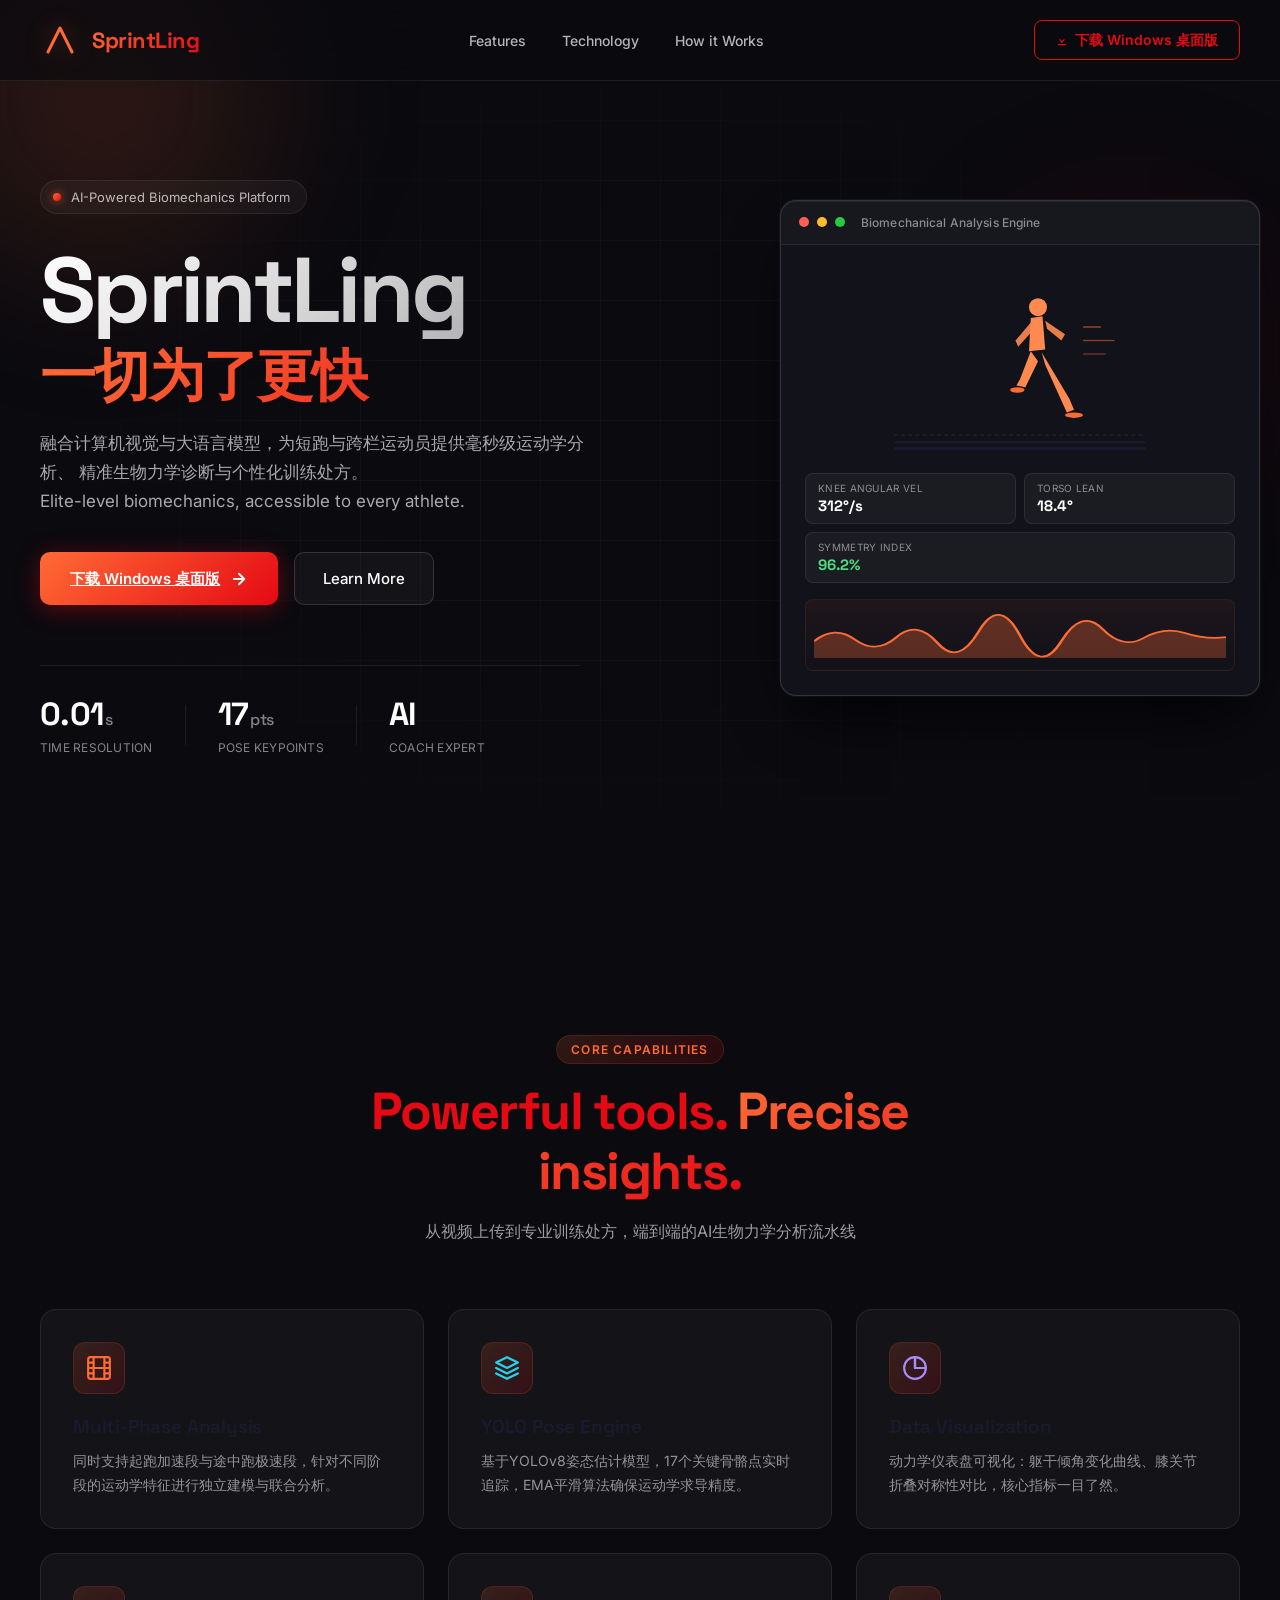
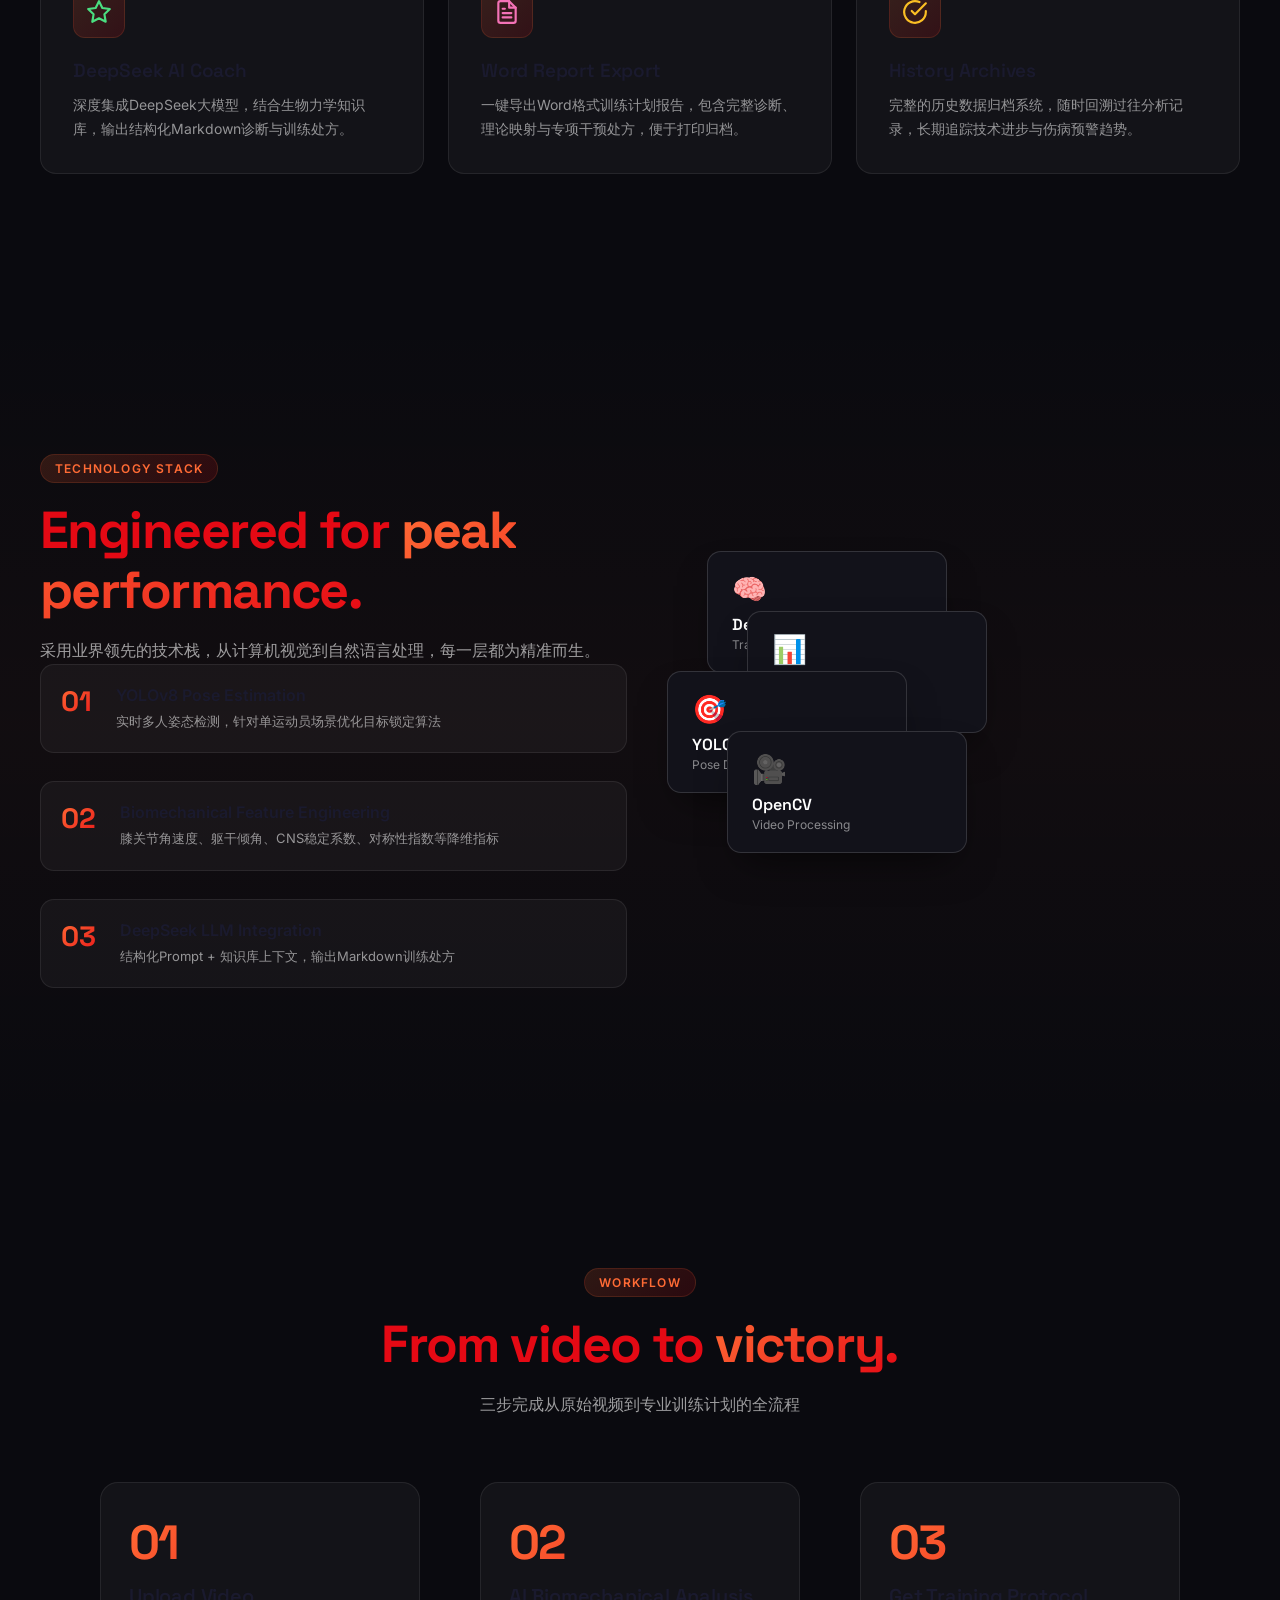
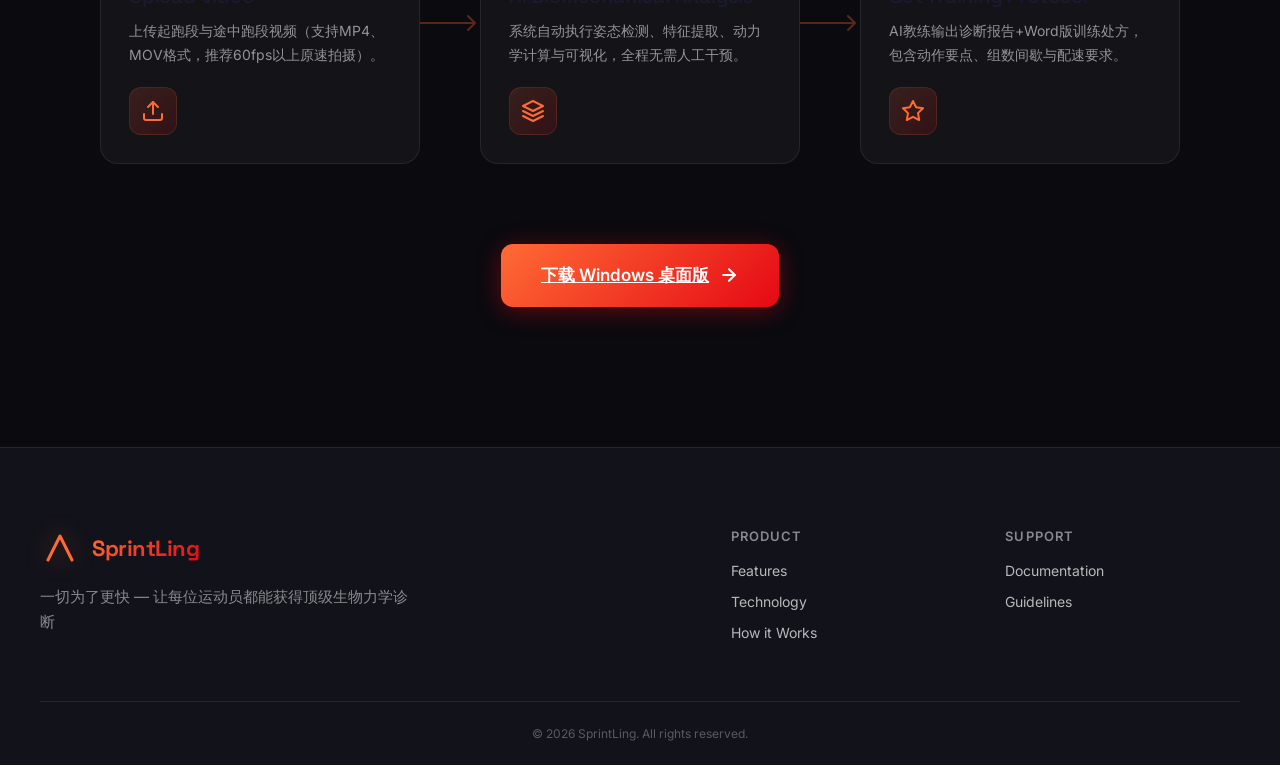
<file: index.html>
<!DOCTYPE html>
<html lang="zh-CN">
<head>
    <meta charset="UTF-8">
    <meta name="viewport" content="width=device-width, initial-scale=1.0">
    <title>SprintLing — 一切为了更快 | 官网</title>
    <link rel="stylesheet" href="styles.css">
    <link rel="preconnect" href="https://fonts.googleapis.com">
    <link rel="preconnect" href="https://fonts.gstatic.com" crossorigin>
    <link href="https://fonts.googleapis.com/css2?family=Inter:wght@300;400;500;600;700;800;900&family=Space+Grotesk:wght@400;500;600;700&display=swap" rel="stylesheet">
</head>
<body>
    <!-- ====== LANDING PAGE ====== -->
    <div id="landing-page" class="landing-page active">
        <!-- Navigation -->
        <nav class="landing-nav">
            <div class="nav-container">
                <div class="nav-logo" onclick="scrollToTop()">
                    <div class="logo-mark">
                        <svg viewBox="0 0 40 40" fill="none" xmlns="http://www.w3.org/2000/svg">
                            <path d="M8 32 L20 8 L32 32" stroke="url(#logoGrad)" stroke-width="3" stroke-linecap="round" stroke-linejoin="round"/>
                            <defs>
                                <linearGradient id="logoGrad" x1="8" y1="8" x2="32" y2="32">
                                    <stop offset="0%" stop-color="#FF6B35"/>
                                    <stop offset="100%" stop-color="#E50914"/>
                                </linearGradient>
                            </defs>
                        </svg>
                    </div>
                    <span class="logo-text">SprintLing</span>
                </div>
                <div class="nav-links">
                    <a href="#features" class="nav-link">Features</a>
                    <a href="#technology" class="nav-link">Technology</a>
                    <a href="#process" class="nav-link">How it Works</a>
                </div>
                <a class="nav-cta-secondary" href="download.html" download title="下载 Windows 桌面版（312MB）">
                    <svg width="14" height="14" viewBox="0 0 24 24" fill="currentColor" aria-hidden="true"><path d="M12 3v10.59l3.3-3.29 1.4 1.41L12 17.41 7.3 11.71l1.4-1.41L12 13.59V3h0zM5 19h14v2H5v-2z"/></svg>
                    下载 Windows 桌面版
                </a>
            </div>
        </nav>

        <!-- Hero Section -->
        <section class="hero">
            <div class="hero-bg-elements">
                <div class="hero-gradient-1"></div>
                <div class="hero-gradient-2"></div>
                <div class="hero-grid"></div>
            </div>
            <div class="hero-content">
                <div class="hero-badge">
                    <span class="badge-dot"></span>
                    AI-Powered Biomechanics Platform
                </div>
                <h1 class="hero-title">
                    <span class="hero-line">SprintLing</span>
                    <span class="hero-tagline">一切为了更快</span>
                </h1>
                <p class="hero-desc">
                    融合计算机视觉与大语言模型，为短跑与跨栏运动员提供毫秒级运动学分析、
                    精准生物力学诊断与个性化训练处方。
                    <br/>
                    Elite-level biomechanics, accessible to every athlete.
                </p>
                <div class="hero-actions">
                    <a class="btn-hero-primary" href="download.html">
                        下载 Windows 桌面版
                        <svg width="18" height="18" viewBox="0 0 24 24" fill="none" stroke="currentColor" stroke-width="2.5" stroke-linecap="round" stroke-linejoin="round">
                            <line x1="5" y1="12" x2="19" y2="12"></line>
                            <polyline points="12 5 19 12 12 19"></polyline>
                        </svg>
                    </a>
                    <button class="btn-hero-secondary" onclick="document.getElementById('features').scrollIntoView({behavior:'smooth'})">
                        Learn More
                    </button>
                </div>
                <div class="hero-metrics">
                    <div class="metric">
                        <div class="metric-value">0.01<span>s</span></div>
                        <div class="metric-label">Time Resolution</div>
                    </div>
                    <div class="metric-divider"></div>
                    <div class="metric">
                        <div class="metric-value">17<span>pts</span></div>
                        <div class="metric-label">Pose Keypoints</div>
                    </div>
                    <div class="metric-divider"></div>
                    <div class="metric">
                        <div class="metric-value">AI</div>
                        <div class="metric-label">Coach Expert</div>
                    </div>
                </div>
            </div>

            <!-- Hero Visual -->
            <div class="hero-visual">
                <div class="visual-card">
                    <div class="visual-header">
                        <span class="visual-dot red"></span>
                        <span class="visual-dot yellow"></span>
                        <span class="visual-dot green"></span>
                        <span class="visual-title">Biomechanical Analysis Engine</span>
                    </div>
                    <div class="visual-body">
                        <svg class="sprint-figure" viewBox="0 0 280 200" xmlns="http://www.w3.org/2000/svg">
                            <!-- Track lines -->
                            <line x1="0" y1="180" x2="280" y2="180" stroke="#2a2a3e" stroke-width="1" stroke-dasharray="4 4"/>
                            <line x1="0" y1="188" x2="280" y2="188" stroke="#1a1a2e" stroke-width="2"/>
                            <line x1="0" y1="195" x2="280" y2="195" stroke="#1a1a2e" stroke-width="3"/>

                            <!-- Sprinting figure silhouette -->
                            <g class="sprinter" fill="url(#sprintGrad)" transform="translate(80, 20)">
                                <!-- Head -->
                                <circle cx="80" cy="18" r="10"/>
                                <!-- Torso -->
                                <path d="M72 30 L85 28 L88 65 L70 67 Z"/>
                                <!-- Arms - swinging -->
                                <path d="M72 35 L55 55 L58 62 L75 43 Z" opacity="0.9"/>
                                <path d="M88 33 L110 48 L106 55 L90 42 Z" opacity="0.9"/>
                                <!-- Front leg - driving forward -->
                                <path d="M72 67 L60 98 L56 105 L66 107 L80 78 Z"/>
                                <!-- Back leg - pushing off -->
                                <path d="M84 68 L115 120 L120 132 L112 135 L88 82 Z"/>
                                <!-- Feet -->
                                <ellipse cx="57" cy="110" rx="8" ry="3" fill="#FF6B35"/>
                                <ellipse cx="120" cy="138" rx="10" ry="3" fill="#FF6B35"/>
                                <!-- Motion lines -->
                                <line x1="130" y1="40" x2="150" y2="40" stroke="#FF6B35" stroke-width="1.5" opacity="0.6"/>
                                <line x1="130" y1="55" x2="165" y2="55" stroke="#FF6B35" stroke-width="1.5" opacity="0.5"/>
                                <line x1="130" y1="70" x2="155" y2="70" stroke="#FF6B35" stroke-width="1.5" opacity="0.4"/>
                            </g>
                            <defs>
                                <linearGradient id="sprintGrad" x1="55" y1="10" x2="125" y2="140">
                                    <stop offset="0%" stop-color="#FF8A50"/>
                                    <stop offset="100%" stop-color="#E50914"/>
                                </linearGradient>
                            </defs>
                        </svg>

                        <!-- Analysis overlay -->
                        <div class="analysis-overlay">
                            <div class="analysis-tag tag-1">
                                <span class="tag-label">Knee Angular Vel</span>
                                <span class="tag-value">312°/s</span>
                            </div>
                            <div class="analysis-tag tag-2">
                                <span class="tag-label">Torso Lean</span>
                                <span class="tag-value">18.4°</span>
                            </div>
                            <div class="analysis-tag tag-3">
                                <span class="tag-label">Symmetry Index</span>
                                <span class="tag-value tag-good">96.2%</span>
                            </div>
                        </div>

                        <!-- Waveform -->
                        <div class="waveform-container">
                            <svg viewBox="0 0 300 60" class="waveform" preserveAspectRatio="none">
                                <path d="M0,40 Q15,20 30,38 T60,35 T90,42 T120,28 T150,33 T180,40 T210,25 T240,36 T270,30 T300,35 L300,60 L0,60 Z" 
                                      fill="url(#waveGrad)" opacity="0.3"/>
                                <path d="M0,40 Q15,20 30,38 T60,35 T90,42 T120,28 T150,33 T180,40 T210,25 T240,36 T270,30 T300,35" 
                                      stroke="url(#waveGrad)" stroke-width="2" fill="none"/>
                                <defs>
                                    <linearGradient id="waveGrad" x1="0" x2="300">
                                        <stop offset="0%" stop-color="#FF6B35"/>
                                        <stop offset="100%" stop-color="#E50914"/>
                                    </linearGradient>
                                </defs>
                            </svg>
                        </div>
                    </div>
                </div>
            </div>
        </section>

        <!-- Features Section -->
        <section id="features" class="features-section">
            <div class="section-header">
                <div class="section-eyebrow">Core Capabilities</div>
                <h2 class="section-title">Powerful tools. <span>Precise insights.</span></h2>
                <p class="section-subtitle">
                    从视频上传到专业训练处方，端到端的AI生物力学分析流水线
                </p>
            </div>

            <div class="features-grid">
                <div class="feature-card">
                    <div class="feature-icon">
                        <svg viewBox="0 0 24 24" fill="none" stroke="currentColor" stroke-width="2" stroke-linecap="round" stroke-linejoin="round">
                            <rect x="2" y="2" width="20" height="20" rx="2.18" ry="2.18"></rect>
                            <line x1="7" y1="2" x2="7" y2="22"></line>
                            <line x1="17" y1="2" x2="17" y2="22"></line>
                            <line x1="2" y1="12" x2="22" y2="12"></line>
                            <line x1="2" y1="7" x2="7" y2="7"></line>
                            <line x1="2" y1="17" x2="7" y2="17"></line>
                            <line x1="17" y1="17" x2="22" y2="17"></line>
                            <line x1="17" y1="7" x2="22" y2="7"></line>
                        </svg>
                    </div>
                    <h3>Multi-Phase Analysis</h3>
                    <p>同时支持起跑加速段与途中跑极速段，针对不同阶段的运动学特征进行独立建模与联合分析。</p>
                </div>

                <div class="feature-card">
                    <div class="feature-icon" style="--icon-color: #22D3EE;">
                        <svg viewBox="0 0 24 24" fill="none" stroke="currentColor" stroke-width="2" stroke-linecap="round" stroke-linejoin="round">
                            <path d="M12 2L2 7l10 5 10-5-10-5z"></path>
                            <path d="M2 17l10 5 10-5"></path>
                            <path d="M2 12l10 5 10-5"></path>
                        </svg>
                    </div>
                    <h3>YOLO Pose Engine</h3>
                    <p>基于YOLOv8姿态估计模型，17个关键骨骼点实时追踪，EMA平滑算法确保运动学求导精度。</p>
                </div>

                <div class="feature-card">
                    <div class="feature-icon" style="--icon-color: #A78BFA;">
                        <svg viewBox="0 0 24 24" fill="none" stroke="currentColor" stroke-width="2" stroke-linecap="round" stroke-linejoin="round">
                            <path d="M12 2a10 10 0 1 0 10 10H12V2z"></path>
                            <path d="M12 2a10 10 0 0 1 10 10h-10V2z"></path>
                            <polyline points="22 12 12 12 12 2"></polyline>
                        </svg>
                    </div>
                    <h3>Data Visualization</h3>
                    <p>动力学仪表盘可视化：躯干倾角变化曲线、膝关节折叠对称性对比，核心指标一目了然。</p>
                </div>

                <div class="feature-card">
                    <div class="feature-icon" style="--icon-color: #4ADE80;">
                        <svg viewBox="0 0 24 24" fill="none" stroke="currentColor" stroke-width="2" stroke-linecap="round" stroke-linejoin="round">
                            <path d="M12 2l3.09 6.26L22 9.27l-5 4.87 1.18 6.88L12 17.77l-6.18 3.25L7 14.14 2 9.27l6.91-1.01L12 2z"></path>
                        </svg>
                    </div>
                    <h3>DeepSeek AI Coach</h3>
                    <p>深度集成DeepSeek大模型，结合生物力学知识库，输出结构化Markdown诊断与训练处方。</p>
                </div>

                <div class="feature-card">
                    <div class="feature-icon" style="--icon-color: #F472B6;">
                        <svg viewBox="0 0 24 24" fill="none" stroke="currentColor" stroke-width="2" stroke-linecap="round" stroke-linejoin="round">
                            <path d="M14 2H6a2 2 0 0 0-2 2v16a2 2 0 0 0 2 2h12a2 2 0 0 0 2-2V8z"></path>
                            <polyline points="14 2 14 8 20 8"></polyline>
                            <line x1="16" y1="13" x2="8" y2="13"></line>
                            <line x1="16" y1="17" x2="8" y2="17"></line>
                            <polyline points="10 9 9 9 8 9"></polyline>
                        </svg>
                    </div>
                    <h3>Word Report Export</h3>
                    <p>一键导出Word格式训练计划报告，包含完整诊断、理论映射与专项干预处方，便于打印归档。</p>
                </div>

                <div class="feature-card">
                    <div class="feature-icon" style="--icon-color: #FBBF24;">
                        <svg viewBox="0 0 24 24" fill="none" stroke="currentColor" stroke-width="2" stroke-linecap="round" stroke-linejoin="round">
                            <path d="M22 11.08V12a10 10 0 1 1-5.93-9.14"></path>
                            <polyline points="22 4 12 14.01 9 11.01"></polyline>
                        </svg>
                    </div>
                    <h3>History Archives</h3>
                    <p>完整的历史数据归档系统，随时回溯过往分析记录，长期追踪技术进步与伤病预警趋势。</p>
                </div>
            </div>
        </section>

        <!-- Technology Section -->
        <section id="technology" class="tech-section">
            <div class="tech-container">
                <div class="tech-text">
                    <div class="section-eyebrow">Technology Stack</div>
                    <h2 class="section-title">Engineered for <span>peak performance.</span></h2>
                    <p class="section-subtitle" style="text-align:left;">
                        采用业界领先的技术栈，从计算机视觉到自然语言处理，每一层都为精准而生。
                    </p>

                    <div class="tech-list">
                        <div class="tech-item">
                            <div class="tech-num">01</div>
                            <div class="tech-info">
                                <h4>YOLOv8 Pose Estimation</h4>
                                <p>实时多人姿态检测，针对单运动员场景优化目标锁定算法</p>
                            </div>
                        </div>
                        <div class="tech-item">
                            <div class="tech-num">02</div>
                            <div class="tech-info">
                                <h4>Biomechanical Feature Engineering</h4>
                                <p>膝关节角速度、躯干倾角、CNS稳定系数、对称性指数等降维指标</p>
                            </div>
                        </div>
                        <div class="tech-item">
                            <div class="tech-num">03</div>
                            <div class="tech-info">
                                <h4>DeepSeek LLM Integration</h4>
                                <p>结构化Prompt + 知识库上下文，输出Markdown训练处方</p>
                            </div>
                        </div>
                    </div>
                </div>

                <div class="tech-visual">
                    <div class="stack-layer" style="--delay: 0s; --x: 0px; --y: 0px;">
                        <div class="layer-icon">🧠</div>
                        <div class="layer-title">DeepSeek AI</div>
                        <div class="layer-desc">Training Prescription</div>
                    </div>
                    <div class="stack-layer" style="--delay: 0.15s; --x: 40px; --y: 60px;">
                        <div class="layer-icon">📊</div>
                        <div class="layer-title">SciPy / NumPy</div>
                        <div class="layer-desc">Signal Processing</div>
                    </div>
                    <div class="stack-layer" style="--delay: 0.3s; --x: -40px; --y: 120px;">
                        <div class="layer-icon">🎯</div>
                        <div class="layer-title">YOLOv8</div>
                        <div class="layer-desc">Pose Detection</div>
                    </div>
                    <div class="stack-layer" style="--delay: 0.45s; --x: 20px; --y: 180px;">
                        <div class="layer-icon">🎥</div>
                        <div class="layer-title">OpenCV</div>
                        <div class="layer-desc">Video Processing</div>
                    </div>
                </div>
            </div>
        </section>

        <!-- Process Section -->
        <section id="process" class="process-section">
            <div class="section-header">
                <div class="section-eyebrow">Workflow</div>
                <h2 class="section-title">From video to <span>victory.</span></h2>
                <p class="section-subtitle">
                    三步完成从原始视频到专业训练计划的全流程
                </p>
            </div>

            <div class="process-steps">
                <div class="step">
                    <div class="step-num">01</div>
                    <h3>Upload Video</h3>
                    <p>上传起跑段与途中跑段视频（支持MP4、MOV格式，推荐60fps以上原速拍摄）。</p>
                    <div class="step-icon">
                        <svg viewBox="0 0 24 24" fill="none" stroke="currentColor" stroke-width="2" stroke-linecap="round" stroke-linejoin="round">
                            <path d="M21 15v4a2 2 0 0 1-2 2H5a2 2 0 0 1-2-2v-4"></path>
                            <polyline points="17 8 12 3 7 8"></polyline>
                            <line x1="12" y1="3" x2="12" y2="15"></line>
                        </svg>
                    </div>
                </div>

                <div class="step-arrow">
                    <svg viewBox="0 0 60 20" fill="none">
                        <path d="M0 10 H55 M48 3 L55 10 L48 17" stroke="url(#arrowGrad)" stroke-width="2" stroke-linecap="round" stroke-linejoin="round"/>
                        <defs>
                            <linearGradient id="arrowGrad" x1="0" x2="55">
                                <stop offset="0%" stop-color="#FF6B35" stop-opacity="0.3"/>
                                <stop offset="100%" stop-color="#E50914"/>
                            </linearGradient>
                        </defs>
                    </svg>
                </div>

                <div class="step">
                    <div class="step-num">02</div>
                    <h3>AI Biomechanical Analysis</h3>
                    <p>系统自动执行姿态检测、特征提取、动力学计算与可视化，全程无需人工干预。</p>
                    <div class="step-icon">
                        <svg viewBox="0 0 24 24" fill="none" stroke="currentColor" stroke-width="2" stroke-linecap="round" stroke-linejoin="round">
                            <polygon points="12 2 2 7 12 12 22 7 12 2"></polygon>
                            <polyline points="2 17 12 22 22 17"></polyline>
                            <polyline points="2 12 12 17 22 12"></polyline>
                        </svg>
                    </div>
                </div>

                <div class="step-arrow">
                    <svg viewBox="0 0 60 20" fill="none">
                        <path d="M0 10 H55 M48 3 L55 10 L48 17" stroke="url(#arrowGrad2)" stroke-width="2" stroke-linecap="round" stroke-linejoin="round"/>
                        <defs>
                            <linearGradient id="arrowGrad2" x1="0" x2="55">
                                <stop offset="0%" stop-color="#FF6B35" stop-opacity="0.3"/>
                                <stop offset="100%" stop-color="#E50914"/>
                            </linearGradient>
                        </defs>
                    </svg>
                </div>

                <div class="step">
                    <div class="step-num">03</div>
                    <h3>Get Training Protocol</h3>
                    <p>AI教练输出诊断报告+Word版训练处方，包含动作要点、组数间歇与配速要求。</p>
                    <div class="step-icon">
                        <svg viewBox="0 0 24 24" fill="none" stroke="currentColor" stroke-width="2" stroke-linecap="round" stroke-linejoin="round">
                            <path d="M12 2l3.09 6.26L22 9.27l-5 4.87 1.18 6.88L12 17.77l-6.18 3.25L7 14.14 2 9.27l6.91-1.01L12 2z"></path>
                        </svg>
                    </div>
                </div>
            </div>

            <div class="cta-section">
                <a class="btn-hero-primary large" href="download.html">
                    下载 Windows 桌面版
                    <svg width="20" height="20" viewBox="0 0 24 24" fill="none" stroke="currentColor" stroke-width="2.5" stroke-linecap="round" stroke-linejoin="round">
                        <line x1="5" y1="12" x2="19" y2="12"></line>
                        <polyline points="12 5 19 12 12 19"></polyline>
                    </svg>
                </a>
            </div>
        </section>

        <!-- Footer -->
        <footer class="landing-footer">
            <div class="footer-content">
                <div class="footer-brand">
                    <div class="nav-logo" style="margin-bottom:16px;">
                        <div class="logo-mark">
                            <svg viewBox="0 0 40 40" fill="none" xmlns="http://www.w3.org/2000/svg">
                                <path d="M8 32 L20 8 L32 32" stroke="url(#logoGrad2)" stroke-width="3" stroke-linecap="round" stroke-linejoin="round"/>
                                <defs>
                                    <linearGradient id="logoGrad2" x1="8" y1="8" x2="32" y2="32">
                                        <stop offset="0%" stop-color="#FF6B35"/>
                                        <stop offset="100%" stop-color="#E50914"/>
                                    </linearGradient>
                                </defs>
                            </svg>
                        </div>
                        <span class="logo-text">SprintLing</span>
                    </div>
                    <p class="footer-tagline">一切为了更快 — 让每位运动员都能获得顶级生物力学诊断</p>
                </div>
                <div class="footer-links-group">
                    <div class="footer-col">
                        <h5>Product</h5>
                        <a href="#features">Features</a>
                        <a href="#technology">Technology</a>
                        <a href="#process">How it Works</a>
                    </div>
                    <div class="footer-col">
                        <h5>Support</h5>
                        <a href="#">Documentation</a>
                        <a href="#">Guidelines</a>
                    </div>
                </div>
            </div>
            <div class="footer-bottom">
                <p>© 2026 SprintLing. All rights reserved.</p>
            </div>
        </footer>
    </div>

    <!-- ====== MAIN APP ====== -->
    <script>
        function scrollToTop(){ window.scrollTo({ top: 0, behavior: "smooth" }); }
    </script>
</body>
</html>
</file>
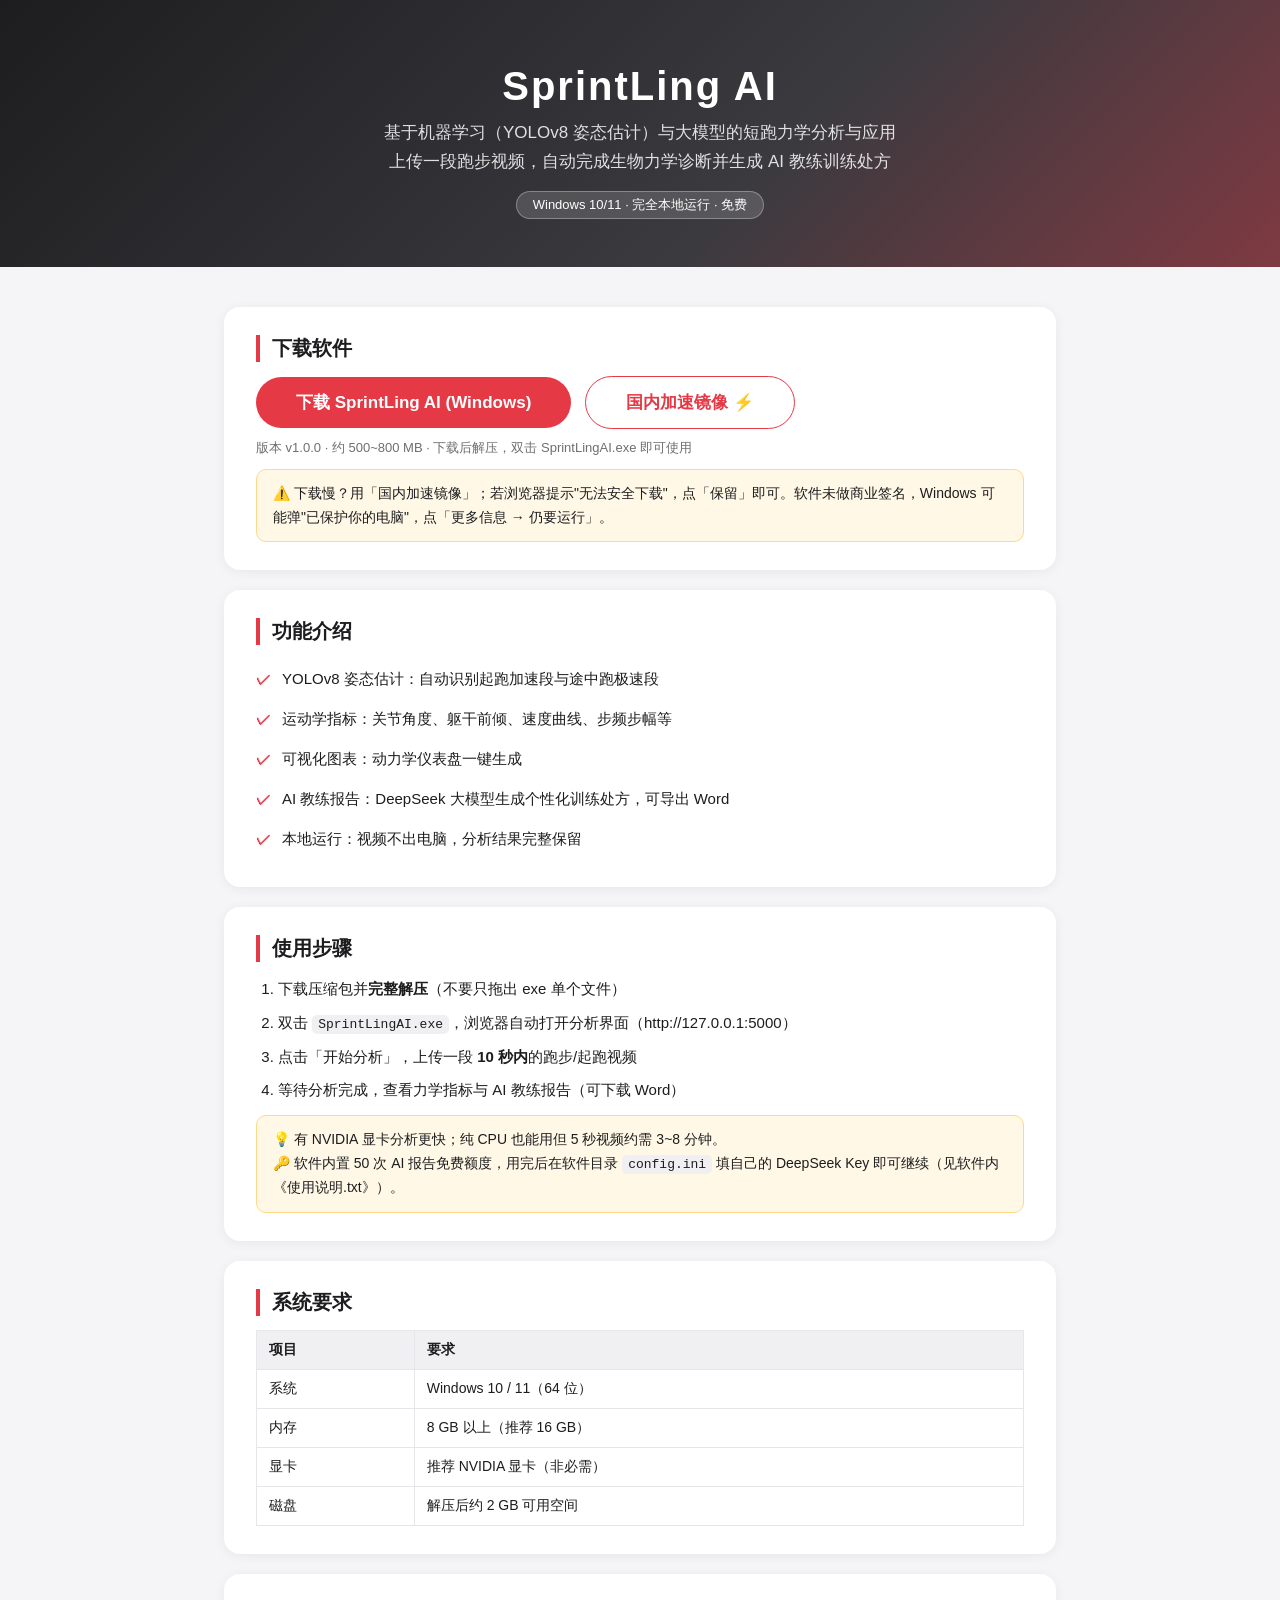
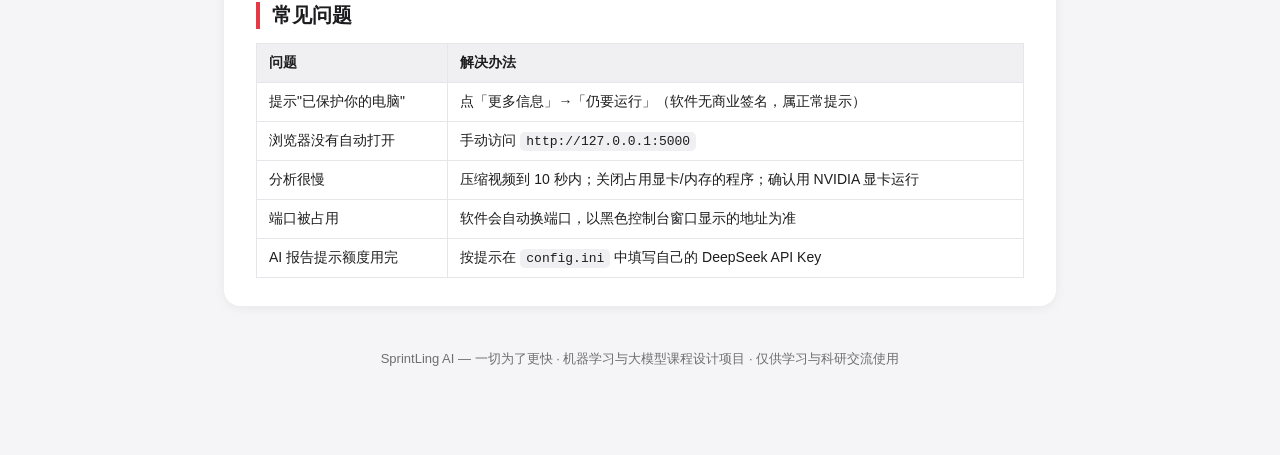
<file: download.html>
<!DOCTYPE html>
<html lang="zh-CN">
<head>
<meta charset="UTF-8">
<meta name="viewport" content="width=device-width, initial-scale=1.0">
<title>SprintLing AI 下载中心 — 短跑力学分析与应用</title>
<style>
  :root { --red:#e63946; --dark:#1d1d1f; --gray:#6e6e73; --bg:#f5f5f7; }
  * { margin:0; padding:0; box-sizing:border-box; }
  body { font-family:"PingFang SC","Microsoft YaHei",-apple-system,sans-serif; background:var(--bg); color:var(--dark); }
  .hero { background:linear-gradient(135deg,#1d1d1f 0%,#3a3a3f 60%,#e63946 160%); color:#fff; padding:64px 24px 48px; text-align:center; }
  .hero h1 { font-size:40px; letter-spacing:2px; margin-bottom:10px; }
  .hero p { font-size:17px; opacity:.85; max-width:640px; margin:0 auto; line-height:1.7; }
  .badge { display:inline-block; background:rgba(255,255,255,.15); border:1px solid rgba(255,255,255,.3); border-radius:999px; padding:4px 16px; font-size:13px; margin-top:14px; }
  .wrap { max-width:880px; margin:0 auto; padding:40px 24px 64px; }
  .card { background:#fff; border-radius:16px; padding:28px 32px; margin-bottom:20px; box-shadow:0 2px 12px rgba(0,0,0,.06); }
  .card h2 { font-size:20px; margin-bottom:14px; border-left:4px solid var(--red); padding-left:12px; }
  .btn { display:inline-block; background:var(--red); color:#fff; text-decoration:none; font-size:17px; font-weight:600; padding:14px 40px; border-radius:999px; transition:.2s; }
  .btn:hover { transform:translateY(-2px); box-shadow:0 6px 20px rgba(230,57,70,.35); }
  .btn.ghost { background:transparent; border:1.5px solid var(--red); color:var(--red); }
  .dl-row { display:flex; gap:14px; flex-wrap:wrap; align-items:center; }
  .meta { font-size:13px; color:var(--gray); margin-top:10px; }
  ul.features { list-style:none; }
  ul.features li { padding:8px 0 8px 26px; position:relative; font-size:15px; line-height:1.6; }
  ul.features li::before { content:"✓"; position:absolute; left:0; color:var(--red); font-weight:700; }
  ol.steps { padding-left:22px; }
  ol.steps li { margin:8px 0; font-size:15px; line-height:1.7; }
  .tip { background:#fff8e6; border:1px solid #ffd88a; border-radius:10px; padding:12px 16px; font-size:14px; margin-top:12px; line-height:1.7; }
  table { width:100%; border-collapse:collapse; font-size:14px; }
  td, th { border:1px solid #e5e5ea; padding:10px 12px; text-align:left; }
  th { background:#f0f0f3; }
  .footer { text-align:center; color:var(--gray); font-size:13px; padding:24px; }
  code { background:#f0f0f3; padding:2px 6px; border-radius:5px; font-size:13px; }
</style>
</head>
<body>

<div class="hero">
  <h1>SprintLing AI</h1>
  <p>基于机器学习（YOLOv8 姿态估计）与大模型的短跑力学分析与应用<br>上传一段跑步视频，自动完成生物力学诊断并生成 AI 教练训练处方</p>
  <div class="badge">Windows 10/11 · 完全本地运行 · 免费</div>
</div>

<div class="wrap">

  <div class="card">
    <h2>下载软件</h2>
    <div class="dl-row">
      <a class="btn" id="direct-link" href="#" data-repo="https://github.com/runlin1113/sprintling-ai">下载 SprintLing AI (Windows)</a>
      <a class="btn ghost" id="mirror-link" href="#" target="_blank" rel="noopener">国内加速镜像 ⚡</a>
    </div>
    <div class="meta" id="file-meta">版本 v1.0.0 · 约 500~800 MB · 下载后解压，双击 SprintLingAI.exe 即可使用</div>
    <div class="tip">⚠️ 下载慢？用「国内加速镜像」；若浏览器提示"无法安全下载"，点「保留」即可。软件未做商业签名，Windows 可能弹"已保护你的电脑"，点「更多信息 → 仍要运行」。</div>
  </div>

  <div class="card">
    <h2>功能介绍</h2>
    <ul class="features">
      <li>YOLOv8 姿态估计：自动识别起跑加速段与途中跑极速段</li>
      <li>运动学指标：关节角度、躯干前倾、速度曲线、步频步幅等</li>
      <li>可视化图表：动力学仪表盘一键生成</li>
      <li>AI 教练报告：DeepSeek 大模型生成个性化训练处方，可导出 Word</li>
      <li>本地运行：视频不出电脑，分析结果完整保留</li>
    </ul>
  </div>

  <div class="card">
    <h2>使用步骤</h2>
    <ol class="steps">
      <li>下载压缩包并<strong>完整解压</strong>（不要只拖出 exe 单个文件）</li>
      <li>双击 <code>SprintLingAI.exe</code>，浏览器自动打开分析界面（http://127.0.0.1:5000）</li>
      <li>点击「开始分析」，上传一段 <strong>10 秒内</strong>的跑步/起跑视频</li>
      <li>等待分析完成，查看力学指标与 AI 教练报告（可下载 Word）</li>
    </ol>
    <div class="tip">💡 有 NVIDIA 显卡分析更快；纯 CPU 也能用但 5 秒视频约需 3~8 分钟。<br>🔑 软件内置 50 次 AI 报告免费额度，用完后在软件目录 <code>config.ini</code> 填自己的 DeepSeek Key 即可继续（见软件内《使用说明.txt》）。</div>
  </div>

  <div class="card">
    <h2>系统要求</h2>
    <table>
      <tr><th>项目</th><th>要求</th></tr>
      <tr><td>系统</td><td>Windows 10 / 11（64 位）</td></tr>
      <tr><td>内存</td><td>8 GB 以上（推荐 16 GB）</td></tr>
      <tr><td>显卡</td><td>推荐 NVIDIA 显卡（非必需）</td></tr>
      <tr><td>磁盘</td><td>解压后约 2 GB 可用空间</td></tr>
    </table>
  </div>

  <div class="card">
    <h2>常见问题</h2>
    <table>
      <tr><th>问题</th><th>解决办法</th></tr>
      <tr><td>提示"已保护你的电脑"</td><td>点「更多信息」→「仍要运行」（软件无商业签名，属正常提示）</td></tr>
      <tr><td>浏览器没有自动打开</td><td>手动访问 <code>http://127.0.0.1:5000</code></td></tr>
      <tr><td>分析很慢</td><td>压缩视频到 10 秒内；关闭占用显卡/内存的程序；确认用 NVIDIA 显卡运行</td></tr>
      <tr><td>端口被占用</td><td>软件会自动换端口，以黑色控制台窗口显示的地址为准</td></tr>
      <tr><td>AI 报告提示额度用完</td><td>按提示在 <code>config.ini</code> 中填写自己的 DeepSeek API Key</td></tr>
    </table>
  </div>

  <div class="footer">SprintLing AI — 一切为了更快 · 机器学习与大模型课程设计项目 · 仅供学习与科研交流使用</div>
</div>

<script>
  // 下载链接在页面发布后由发布脚本注入（GitHub Release 资产直链 + ghproxy 镜像）
  // 兜底：无注入时跳转仓库 Release 页
  (function(){
    var base = document.getElementById('direct-link').getAttribute('data-repo');
    if (!base) return;
    var asset = base + '/releases/latest/download/SprintLingAI_Windows_v1.0.0.zip';
    document.getElementById('direct-link').href = asset;
    document.getElementById('mirror-link').href = 'https://ghproxy.net/' + asset;
  })();
</script>
</body>
</html>
</file>
<file: styles.css>
/* ======================================================
   SprintLing — Premium Biomechanics Platform
   High-end design inspired by Apple / Stripe / Awwwards
   ====================================================== */

* {
    margin: 0;
    padding: 0;
    box-sizing: border-box;
}

:root {
    /* Primary gradient palette */
    --primary-1: #FF6B35;
    --primary-2: #E50914;
    --primary-grad: linear-gradient(135deg, #FF6B35 0%, #E50914 100%);
    --primary-grad-soft: linear-gradient(135deg, rgba(255,107,53,0.15) 0%, rgba(229,9,20,0.15) 100%);

    /* Dark neutrals (landing page) */
    --bg-dark: #0A0A0F;
    --bg-dark-2: #12121A;
    --bg-dark-3: #1A1A26;
    --surface: rgba(255,255,255,0.04);
    --surface-hover: rgba(255,255,255,0.07);
    --border-subtle: rgba(255,255,255,0.08);
    --border-strong: rgba(255,255,255,0.14);

    /* Light neutrals (app section) */
    --bg-light: #F5F6FA;
    --sidebar-red: #0A0A0F;
    --text-dark: #1A1A2E;
    --text-muted: #6B7280;
    --text-light: #FFFFFF;
    --border-light: #E5E7EB;
    --accent-orange: #FF6B35;
    --accent-orange-light: #FFF0E8;

    /* Typography */
    --font-display: 'Space Grotesk', 'Inter', -apple-system, sans-serif;
    --font-body: 'Inter', -apple-system, system-ui, sans-serif;
}

html {
    scroll-behavior: smooth;
}

body {
    font-family: var(--font-body);
    background-color: var(--bg-dark);
    color: #fff;
    overflow-x: hidden;
    -webkit-font-smoothing: antialiased;
    -moz-osx-font-smoothing: grayscale;
}

/* ======================================================
   LANDING PAGE STYLES
   ====================================================== */

.landing-page {
    display: none;
    background: var(--bg-dark);
    min-height: 100vh;
}

.landing-page.active {
    display: block;
}

/* ----- Navigation ----- */
.landing-nav {
    position: fixed;
    top: 0;
    left: 0;
    right: 0;
    z-index: 100;
    padding: 20px 0;
    backdrop-filter: blur(20px);
    -webkit-backdrop-filter: blur(20px);
    background: rgba(10, 10, 15, 0.7);
    border-bottom: 1px solid var(--border-subtle);
}

.nav-container {
    max-width: 1280px;
    margin: 0 auto;
    padding: 0 40px;
    display: flex;
    align-items: center;
    justify-content: space-between;
}

.nav-logo {
    display: flex;
    align-items: center;
    gap: 12px;
    cursor: pointer;
    user-select: none;
}

.logo-mark {
    width: 40px;
    height: 40px;
    display: flex;
    align-items: center;
    justify-content: center;
}

.logo-mark svg {
    width: 40px;
    height: 40px;
    filter: drop-shadow(0 0 12px rgba(255, 107, 53, 0.4));
}

.logo-mark.small {
    width: 32px;
    height: 32px;
}

.logo-mark.small svg {
    width: 32px;
    height: 32px;
}

.logo-text {
    font-family: var(--font-display);
    font-size: 22px;
    font-weight: 700;
    letter-spacing: -0.02em;
    background: var(--primary-grad);
    -webkit-background-clip: text;
    background-clip: text;
    -webkit-text-fill-color: transparent;
}

.nav-links {
    display: flex;
    gap: 36px;
}

.nav-link {
    color: rgba(255, 255, 255, 0.7);
    text-decoration: none;
    font-size: 14px;
    font-weight: 500;
    transition: color 0.2s ease;
    position: relative;
}

.nav-link::after {
    content: '';
    position: absolute;
    bottom: -4px;
    left: 0;
    width: 0;
    height: 2px;
    background: var(--primary-grad);
    transition: width 0.3s ease;
}

.nav-link:hover {
    color: #fff;
}

.nav-link:hover::after {
    width: 100%;
}

.nav-cta {
    background: var(--primary-grad);
    color: #fff;
    border: none;
    padding: 11px 22px;
    border-radius: 8px;
    font-size: 14px;
    font-weight: 600;
    cursor: pointer;
    font-family: inherit;
    transition: all 0.3s cubic-bezier(0.4, 0, 0.2, 1);
    box-shadow: 0 4px 20px rgba(229, 9, 20, 0.35);
}

.nav-cta:hover {
    transform: translateY(-1px);
    box-shadow: 0 8px 30px rgba(229, 9, 20, 0.5);
}

.nav-cta:active {
    transform: translateY(0);
}

.nav-cta-secondary {
    background: transparent;
    color: #e50914;
    border: 1.5px solid #e50914;
    padding: 9.5px 20.5px;
    border-radius: 8px;
    font-size: 14px;
    font-weight: 600;
    cursor: pointer;
    font-family: inherit;
    text-decoration: none;
    display: inline-flex;
    align-items: center;
    gap: 6px;
    transition: all 0.3s cubic-bezier(0.4, 0, 0.2, 1);
}
.nav-cta-secondary:hover {
    background: rgba(229, 9, 20, 0.1);
    box-shadow: 0 4px 20px rgba(229, 9, 20, 0.25);
    transform: translateY(-1px);
    color: #ff1a25;
    border-color: #ff1a25;
}
.nav-cta-secondary svg { display: block; }

/* ----- Hero Section ----- */
.hero {
    position: relative;
    padding: 180px 40px 140px;
    max-width: 1280px;
    margin: 0 auto;
    overflow: hidden;
}

.hero-bg-elements {
    position: absolute;
    inset: 0;
    pointer-events: none;
    overflow: hidden;
}

.hero-gradient-1 {
    position: absolute;
    top: -200px;
    left: -200px;
    width: 600px;
    height: 600px;
    background: radial-gradient(circle, rgba(255, 107, 53, 0.18) 0%, transparent 60%);
    filter: blur(60px);
    animation: float 8s ease-in-out infinite;
}

.hero-gradient-2 {
    position: absolute;
    top: 100px;
    right: -100px;
    width: 500px;
    height: 500px;
    background: radial-gradient(circle, rgba(229, 9, 20, 0.12) 0%, transparent 60%);
    filter: blur(60px);
    animation: float 8s ease-in-out infinite;
    animation-delay: -4s;
}

@keyframes float {
    0%, 100% { transform: translate(0, 0); }
    50% { transform: translate(20px, -30px); }
}

.hero-grid {
    position: absolute;
    inset: 0;
    background-image:
        linear-gradient(rgba(255,255,255,0.03) 1px, transparent 1px),
        linear-gradient(90deg, rgba(255,255,255,0.03) 1px, transparent 1px);
    background-size: 60px 60px;
    mask-image: radial-gradient(ellipse at center, black 30%, transparent 70%);
    -webkit-mask-image: radial-gradient(ellipse at center, black 30%, transparent 70%);
}

.hero-content {
    position: relative;
    z-index: 2;
    max-width: 680px;
}

.hero-badge {
    display: inline-flex;
    align-items: center;
    gap: 10px;
    padding: 8px 16px 8px 12px;
    background: var(--surface);
    border: 1px solid var(--border-subtle);
    border-radius: 100px;
    font-size: 13px;
    color: rgba(255, 255, 255, 0.7);
    margin-bottom: 28px;
    backdrop-filter: blur(10px);
}

.badge-dot {
    width: 8px;
    height: 8px;
    border-radius: 50%;
    background: var(--primary-grad);
    box-shadow: 0 0 10px rgba(255, 107, 53, 0.7);
    animation: pulse 2s ease-in-out infinite;
}

@keyframes pulse {
    0%, 100% { opacity: 1; transform: scale(1); }
    50% { opacity: 0.6; transform: scale(1.2); }
}

.hero-title {
    font-family: var(--font-display);
    line-height: 1.05;
    margin-bottom: 24px;
}

.hero-line {
    display: block;
    font-size: clamp(56px, 8vw, 92px);
    font-weight: 800;
    letter-spacing: -0.04em;
    background: linear-gradient(135deg, #FFFFFF 0%, rgba(255,255,255,0.8) 50%, rgba(255,255,255,0.5) 100%);
    -webkit-background-clip: text;
    background-clip: text;
    -webkit-text-fill-color: transparent;
}

.hero-tagline {
    display: block;
    font-size: clamp(32px, 5vw, 56px);
    font-weight: 700;
    letter-spacing: -0.03em;
    margin-top: 8px;
    background: var(--primary-grad);
    -webkit-background-clip: text;
    background-clip: text;
    -webkit-text-fill-color: transparent;
}

.hero-desc {
    font-size: 17px;
    line-height: 1.7;
    color: rgba(255, 255, 255, 0.65);
    margin-bottom: 36px;
    max-width: 560px;
}

.hero-actions {
    display: flex;
    gap: 16px;
    flex-wrap: wrap;
    margin-bottom: 60px;
}

.btn-hero-primary {
    display: inline-flex;
    align-items: center;
    gap: 10px;
    background: var(--primary-grad);
    color: #fff;
    border: none;
    padding: 16px 30px;
    border-radius: 10px;
    font-size: 15px;
    font-weight: 600;
    cursor: pointer;
    font-family: inherit;
    transition: all 0.3s cubic-bezier(0.4, 0, 0.2, 1);
    box-shadow: 0 4px 24px rgba(229, 9, 20, 0.4);
}

.btn-hero-primary:hover {
    transform: translateY(-2px);
    box-shadow: 0 8px 40px rgba(229, 9, 20, 0.55);
}

.btn-hero-primary.large {
    padding: 20px 40px;
    font-size: 17px;
    border-radius: 12px;
}

.btn-hero-secondary {
    background: var(--surface);
    color: #fff;
    border: 1px solid var(--border-strong);
    padding: 16px 28px;
    border-radius: 10px;
    font-size: 15px;
    font-weight: 500;
    cursor: pointer;
    font-family: inherit;
    transition: all 0.25s ease;
}

.btn-hero-secondary:hover {
    background: var(--surface-hover);
    border-color: rgba(255, 255, 255, 0.25);
}

.hero-metrics {
    display: flex;
    align-items: center;
    gap: 32px;
    padding: 28px 0 0;
    border-top: 1px solid var(--border-subtle);
    max-width: 540px;
}

.metric {
    display: flex;
    flex-direction: column;
    gap: 6px;
}

.metric-value {
    font-family: var(--font-display);
    font-size: 32px;
    font-weight: 700;
    letter-spacing: -0.02em;
    color: #fff;
}

.metric-value span {
    font-size: 16px;
    font-weight: 500;
    color: rgba(255, 255, 255, 0.5);
    margin-left: 2px;
}

.metric-label {
    font-size: 12px;
    color: rgba(255, 255, 255, 0.5);
    letter-spacing: 0.02em;
    text-transform: uppercase;
}

.metric-divider {
    width: 1px;
    height: 40px;
    background: var(--border-subtle);
}

/* Hero Visual */
.hero-visual {
    position: absolute;
    top: 50%;
    right: 20px;
    transform: translateY(-50%);
    width: min(480px, 45vw);
    z-index: 2;
    pointer-events: none;
}

.visual-card {
    background: var(--bg-dark-2);
    border: 1px solid var(--border-strong);
    border-radius: 16px;
    overflow: hidden;
    box-shadow:
        0 30px 60px -20px rgba(0, 0, 0, 0.8),
        0 0 0 1px rgba(255, 255, 255, 0.04),
        inset 0 1px 0 rgba(255, 255, 255, 0.06);
    animation: floatCard 6s ease-in-out infinite;
}

@keyframes floatCard {
    0%, 100% { transform: translateY(0) rotate(-0.5deg); }
    50% { transform: translateY(-12px) rotate(0.5deg); }
}

.visual-header {
    display: flex;
    align-items: center;
    gap: 8px;
    padding: 14px 18px;
    border-bottom: 1px solid var(--border-subtle);
    background: rgba(255, 255, 255, 0.02);
}

.visual-dot {
    width: 10px;
    height: 10px;
    border-radius: 50%;
}

.visual-dot.red { background: #FF5F57; }
.visual-dot.yellow { background: #FEBC2E; }
.visual-dot.green { background: #28C840; }

.visual-title {
    margin-left: 8px;
    font-size: 12px;
    font-weight: 500;
    color: rgba(255, 255, 255, 0.5);
    letter-spacing: 0.01em;
}

.visual-body {
    padding: 28px 24px 24px;
    position: relative;
}

.sprint-figure {
    width: 100%;
    height: 180px;
    margin-bottom: 16px;
}

.analysis-overlay {
    position: relative;
    margin-bottom: 16px;
    display: grid;
    grid-template-columns: 1fr 1fr;
    gap: 8px;
}

.analysis-tag {
    background: var(--surface);
    border: 1px solid var(--border-subtle);
    padding: 8px 12px;
    border-radius: 8px;
    display: flex;
    flex-direction: column;
    gap: 2px;
}

.tag-1 { grid-column: 1 / 2; }
.tag-2 { grid-column: 2 / 3; }
.tag-3 { grid-column: 1 / 3; }

.tag-label {
    font-size: 10px;
    color: rgba(255, 255, 255, 0.5);
    text-transform: uppercase;
    letter-spacing: 0.03em;
}

.tag-value {
    font-family: var(--font-display);
    font-size: 15px;
    font-weight: 700;
    color: #fff;
}

.tag-good {
    color: #4ADE80;
}

.waveform-container {
    background: linear-gradient(180deg, rgba(255, 107, 53, 0.05) 0%, transparent 100%);
    border-radius: 8px;
    padding: 8px;
    border: 1px solid rgba(255, 107, 53, 0.1);
}

.waveform {
    width: 100%;
    height: 50px;
}

/* ----- Section Common ----- */
.section-header {
    text-align: center;
    max-width: 720px;
    margin: 0 auto 64px;
}

.section-eyebrow {
    display: inline-block;
    font-size: 12px;
    font-weight: 600;
    letter-spacing: 0.1em;
    text-transform: uppercase;
    background: var(--primary-grad-soft);
    color: var(--primary-1);
    padding: 6px 14px;
    border-radius: 100px;
    margin-bottom: 18px;
    border: 1px solid rgba(255, 107, 53, 0.15);
}

.section-title {
    font-family: var(--font-display);
    font-size: clamp(32px, 5vw, 52px);
    font-weight: 700;
    letter-spacing: -0.03em;
    line-height: 1.15;
    margin-bottom: 16px;
    color: #fff;
}

.section-title span {
    background: var(--primary-grad);
    -webkit-background-clip: text;
    background-clip: text;
    -webkit-text-fill-color: transparent;
}

.section-subtitle {
    font-size: 16px;
    line-height: 1.7;
    color: rgba(255, 255, 255, 0.6);
    text-align: center;
}

/* ----- Features Section ----- */
.features-section {
    padding: 140px 40px;
    max-width: 1280px;
    margin: 0 auto;
    position: relative;
}

.features-grid {
    display: grid;
    grid-template-columns: repeat(3, 1fr);
    gap: 24px;
}

.feature-card {
    background: var(--surface);
    border: 1px solid var(--border-subtle);
    border-radius: 16px;
    padding: 32px;
    transition: all 0.35s cubic-bezier(0.4, 0, 0.2, 1);
    position: relative;
    overflow: hidden;
}

.feature-card::before {
    content: '';
    position: absolute;
    top: 0;
    left: 0;
    right: 0;
    height: 1px;
    background: linear-gradient(90deg, transparent, rgba(255, 107, 53, 0.3), transparent);
    opacity: 0;
    transition: opacity 0.3s ease;
}

.feature-card:hover {
    background: var(--surface-hover);
    border-color: var(--border-strong);
    transform: translateY(-4px);
}

.feature-card:hover::before {
    opacity: 1;
}

.feature-icon {
    width: 52px;
    height: 52px;
    border-radius: 12px;
    background: var(--primary-grad-soft);
    color: var(--primary-1);
    display: flex;
    align-items: center;
    justify-content: center;
    margin-bottom: 20px;
    transition: all 0.3s ease;
    border: 1px solid rgba(255, 107, 53, 0.15);
}

.feature-card:hover .feature-icon {
    transform: scale(1.08);
}

.feature-icon svg {
    width: 26px;
    height: 26px;
    stroke: var(--icon-color, var(--primary-1));
}

.feature-card h3 {
    font-family: var(--font-display);
    font-size: 19px;
    font-weight: 600;
    color: #fff;
    margin-bottom: 10px;
    letter-spacing: -0.01em;
}

.feature-card p {
    font-size: 14px;
    line-height: 1.7;
    color: rgba(255, 255, 255, 0.55);
}

/* ----- Technology Section ----- */
.tech-section {
    padding: 140px 40px;
    background: linear-gradient(180deg, transparent 0%, rgba(255, 107, 53, 0.03) 50%, transparent 100%);
}

.tech-container {
    max-width: 1280px;
    margin: 0 auto;
    display: grid;
    grid-template-columns: 1.1fr 1fr;
    gap: 80px;
    align-items: center;
}

.tech-text .section-header {
    text-align: left;
    margin: 0 0 48px;
}

.tech-list {
    display: flex;
    flex-direction: column;
    gap: 28px;
}

.tech-item {
    display: flex;
    gap: 24px;
    padding: 20px;
    background: var(--surface);
    border: 1px solid var(--border-subtle);
    border-radius: 14px;
    transition: all 0.3s ease;
}

.tech-item:hover {
    background: var(--surface-hover);
    border-color: var(--border-strong);
}

.tech-num {
    font-family: var(--font-display);
    font-size: 28px;
    font-weight: 700;
    background: var(--primary-grad);
    -webkit-background-clip: text;
    background-clip: text;
    -webkit-text-fill-color: transparent;
    flex-shrink: 0;
    line-height: 1;
    padding-top: 2px;
}

.tech-info h4 {
    font-size: 16px;
    font-weight: 600;
    color: #fff;
    margin-bottom: 6px;
}

.tech-info p {
    font-size: 13px;
    line-height: 1.65;
    color: rgba(255, 255, 255, 0.55);
}

.tech-visual {
    position: relative;
    min-height: 340px;
}

.stack-layer {
    position: absolute;
    width: 240px;
    padding: 20px 24px;
    background: var(--bg-dark-2);
    border: 1px solid var(--border-strong);
    border-radius: 14px;
    box-shadow: 0 20px 40px -15px rgba(0, 0, 0, 0.6);
    transform: translate(var(--x), var(--y));
    animation: stackFloat 5s ease-in-out infinite;
    animation-delay: var(--delay);
}

@keyframes stackFloat {
    0%, 100% { transform: translate(var(--x), var(--y)); }
    50% { transform: translate(var(--x), calc(var(--y) - 10px)); }
}

.layer-icon {
    font-size: 28px;
    margin-bottom: 8px;
}

.layer-title {
    font-family: var(--font-display);
    font-size: 16px;
    font-weight: 600;
    color: #fff;
    margin-bottom: 2px;
}

.layer-desc {
    font-size: 12px;
    color: rgba(255, 255, 255, 0.5);
}

/* ----- Process Section ----- */
.process-section {
    padding: 140px 40px;
    max-width: 1280px;
    margin: 0 auto;
}

.process-steps {
    display: flex;
    align-items: stretch;
    justify-content: center;
    gap: 0;
    margin-bottom: 80px;
}

.step {
    flex: 1;
    max-width: 320px;
    background: var(--surface);
    border: 1px solid var(--border-subtle);
    border-radius: 18px;
    padding: 36px 28px 28px;
    position: relative;
    transition: all 0.35s cubic-bezier(0.4, 0, 0.2, 1);
}

.step:hover {
    background: var(--surface-hover);
    border-color: var(--border-strong);
    transform: translateY(-6px);
}

.step-num {
    font-family: var(--font-display);
    font-size: 48px;
    font-weight: 700;
    letter-spacing: -0.04em;
    background: var(--primary-grad);
    -webkit-background-clip: text;
    background-clip: text;
    -webkit-text-fill-color: transparent;
    margin-bottom: 16px;
    line-height: 1;
}

.step h3 {
    font-family: var(--font-display);
    font-size: 20px;
    font-weight: 600;
    color: #fff;
    margin-bottom: 10px;
}

.step p {
    font-size: 14px;
    line-height: 1.7;
    color: rgba(255, 255, 255, 0.55);
    margin-bottom: 20px;
}

.step-icon {
    width: 48px;
    height: 48px;
    border-radius: 12px;
    background: var(--primary-grad-soft);
    color: var(--primary-1);
    display: flex;
    align-items: center;
    justify-content: center;
    margin-top: auto;
    border: 1px solid rgba(255, 107, 53, 0.15);
}

.step-icon svg {
    width: 24px;
    height: 24px;
}

.step-arrow {
    display: flex;
    align-items: center;
    justify-content: center;
    width: 60px;
    flex-shrink: 0;
    align-self: center;
}

.step-arrow svg {
    width: 60px;
    height: 20px;
}

.cta-section {
    text-align: center;
}

/* ----- Footer ----- */
.landing-footer {
    border-top: 1px solid var(--border-subtle);
    background: var(--bg-dark-2);
    padding: 80px 40px 0;
}

.footer-content {
    max-width: 1280px;
    margin: 0 auto;
    display: grid;
    grid-template-columns: 1.2fr 1fr;
    gap: 80px;
    padding-bottom: 60px;
}

.footer-tagline {
    font-size: 15px;
    line-height: 1.7;
    color: rgba(255, 255, 255, 0.5);
    max-width: 380px;
}

.footer-links-group {
    display: grid;
    grid-template-columns: 1fr 1fr;
    gap: 40px;
}

.footer-col {
    display: flex;
    flex-direction: column;
    gap: 14px;
}

.footer-col h5 {
    font-size: 13px;
    font-weight: 600;
    color: rgba(255, 255, 255, 0.5);
    text-transform: uppercase;
    letter-spacing: 0.08em;
    margin-bottom: 4px;
}

.footer-col a {
    font-size: 14px;
    color: rgba(255, 255, 255, 0.7);
    text-decoration: none;
    transition: color 0.2s ease;
}

.footer-col a:hover {
    color: var(--primary-1);
}

.footer-bottom {
    max-width: 1280px;
    margin: 0 auto;
    padding: 24px 0;
    border-top: 1px solid var(--border-subtle);
}

.footer-bottom p {
    font-size: 12px;
    color: rgba(255, 255, 255, 0.3);
    text-align: center;
}

/* ======================================================
   MAIN APP STYLES (preserved, with color updates)
   ====================================================== */

#app {
    display: flex;
    min-height: 100vh;
    background: var(--bg-light);
    color: var(--text-dark);
    font-family: var(--font-body);
}

/* ===== Sidebar (App) ===== */
#sidebar {
    width: 300px;
    background: linear-gradient(180deg, var(--bg-dark) 0%, #050508 100%);
    color: var(--text-light);
    padding: 24px 20px;
    flex-shrink: 0;
    overflow-y: auto;
    max-height: 100vh;
    position: sticky;
    top: 0;
    border-right: 1px solid var(--border-subtle);
}

.sidebar-header {
    margin-bottom: 28px;
}

.sidebar-logo {
    display: flex;
    align-items: center;
    gap: 12px;
    cursor: pointer;
    padding: 4px;
    border-radius: 10px;
    transition: background 0.2s ease;
}

.sidebar-logo:hover {
    background: var(--surface);
}

.sidebar-logo h2 {
    font-size: 19px;
    color: #FFFFFF !important;
    font-weight: 700;
    margin-bottom: 2px;
    font-family: var(--font-display);
    letter-spacing: -0.01em;
}

.sidebar-logo .subtitle {
    font-size: 11px;
    opacity: 0.6;
    margin-bottom: 0;
    color: rgba(255,255,255,0.55);
}

.sidebar-section {
    margin-bottom: 24px;
}

.sidebar-section h3 {
    font-size: 13px;
    color: rgba(255,255,255,0.6) !important;
    font-weight: 600;
    margin-bottom: 12px;
    letter-spacing: 0.02em;
    text-transform: uppercase;
}

.history-list {
    display: flex;
    flex-direction: column;
    gap: 8px;
}

.history-item {
    background: rgba(255, 255, 255, 0.06);
    border: 1px solid rgba(255,255,255,0.06);
    color: #FFFFFF;
    padding: 10px 14px;
    border-radius: 10px;
    cursor: pointer;
    font-size: 12px;
    text-align: left;
    transition: all 0.2s;
    width: 100%;
    font-family: inherit;
}

.history-item:hover {
    background: rgba(255, 255, 255, 0.1);
    border-color: rgba(255, 107, 53, 0.3);
}

.history-item.active {
    background: var(--primary-grad-soft);
    border-color: rgba(255, 107, 53, 0.4);
    color: #FF8A50 !important;
    font-weight: 600;
}

.empty-state {
    font-size: 13px;
    opacity: 0.5;
    font-style: italic;
}

.selected-name {
    font-size: 13px;
    padding: 10px 14px;
    background: rgba(255, 107, 53, 0.1);
    border: 1px solid rgba(255, 107, 53, 0.2);
    border-radius: 8px;
    margin-bottom: 10px;
    word-break: break-all;
    color: #FF8A50;
    font-weight: 500;
}

.btn-back {
    background: rgba(255, 255, 255, 0.08);
    color: #FFFFFF;
    border: 1px solid rgba(255,255,255,0.1);
    padding: 11px 16px;
    border-radius: 8px;
    cursor: pointer;
    font-weight: 500;
    font-size: 13px;
    transition: all 0.2s;
    width: 100%;
    font-family: inherit;
}

.btn-back:hover {
    background: rgba(255, 255, 255, 0.14);
    border-color: rgba(255,255,255,0.2);
}

.btn-delete {
    background: rgba(255, 59, 48, 0.1);
    color: #FF8A80;
    border: 1px solid rgba(255, 59, 48, 0.2);
    padding: 9px 12px;
    border-radius: 8px;
    cursor: pointer;
    font-size: 12px;
    transition: all 0.2s;
    width: 100%;
    font-family: inherit;
}

.btn-delete:hover {
    background: rgba(255, 59, 48, 0.2);
    color: #FF5252;
}

.btn-home {
    background: var(--primary-grad);
    color: #fff;
    border: none;
    padding: 12px 18px;
    border-radius: 10px;
    cursor: pointer;
    font-weight: 600;
    font-size: 13px;
    transition: all 0.25s;
    width: 100%;
    font-family: inherit;
    box-shadow: 0 4px 16px rgba(229, 9, 20, 0.3);
}

.btn-home:hover {
    transform: translateY(-1px);
    box-shadow: 0 6px 24px rgba(229, 9, 20, 0.45);
}

.sidebar-home {
    margin-top: auto;
    padding-top: 12px;
    border-top: 1px solid var(--border-subtle);
}

/* ===== Main Content (App) ===== */
#main-content {
    flex: 1;
    padding: 44px 56px;
    overflow-y: auto;
    max-height: 100vh;
    background: var(--bg-light);
}

.container {
    max-width: 1180px;
    margin: 0 auto;
}

/* ===== Views ===== */
.view {
    display: none;
}

.view.active {
    display: block;
    animation: fadeIn 0.6s cubic-bezier(0.2, 0.8, 0.2, 1);
}

@keyframes fadeIn {
    0% { opacity: 0; transform: translateY(12px); }
    100% { opacity: 1; transform: translateY(0); }
}

/* ===== Headings ===== */
h1 {
    color: var(--text-dark) !important;
    font-size: 34px;
    font-weight: 700;
    margin-bottom: 12px;
    font-family: var(--font-display);
    letter-spacing: -0.02em;
}

h2 {
    color: var(--primary-2) !important;
    font-size: 26px;
    font-weight: 700;
    font-family: var(--font-display);
}

h3 {
    color: var(--text-dark) !important;
    font-size: 19px;
    font-weight: 600;
    margin-bottom: 12px;
    font-family: var(--font-display);
    letter-spacing: -0.01em;
}

h4 {
    color: var(--text-dark) !important;
    font-size: 15px;
    font-weight: 600;
    margin-bottom: 10px;
}

/* ===== Registration Form ===== */
.lead {
    font-size: 15px;
    color: var(--text-muted);
    margin-bottom: 32px;
    line-height: 1.65;
}

.form-card {
    background: #FFFFFF;
    padding: 36px;
    border-radius: 14px;
    box-shadow: 0 1px 3px rgba(0, 0, 0, 0.04), 0 8px 24px rgba(0, 0, 0, 0.04);
    margin-bottom: 24px;
    border: 1px solid var(--border-light);
}

.form-row {
    display: grid;
    grid-template-columns: 1fr 1fr;
    gap: 20px;
    margin-bottom: 20px;
}

.form-group {
    display: flex;
    flex-direction: column;
}

.form-group label {
    font-size: 13px;
    font-weight: 600;
    color: var(--text-dark);
    margin-bottom: 8px;
}

.form-group input,
.form-group select {
    padding: 12px 16px;
    border: 1.5px solid var(--border-light);
    border-radius: 10px;
    font-size: 14px;
    background-color: #FAFAFA;
    transition: all 0.2s;
    font-family: inherit;
    color: var(--text-dark);
}

.form-group input::placeholder {
    color: #B0B6C0;
}

.form-group input:focus,
.form-group select:focus {
    outline: none;
    border-color: var(--primary-1);
    box-shadow: 0 0 0 4px rgba(255, 107, 53, 0.1);
    background-color: #FFFFFF;
}

.form-actions {
    margin-top: 8px;
}

.btn-primary {
    background: var(--primary-grad);
    color: #FFFFFF;
    border: none;
    padding: 14px 30px;
    border-radius: 10px;
    font-weight: 600;
    font-size: 14px;
    cursor: pointer;
    letter-spacing: 0.01em;
    transition: all 0.3s ease;
    font-family: inherit;
    box-shadow: 0 4px 16px rgba(229, 9, 20, 0.25);
}

.btn-primary:hover {
    transform: translateY(-1px);
    box-shadow: 0 6px 24px rgba(229, 9, 20, 0.38);
}

.skip-section {
    text-align: center;
    padding: 16px;
}

.btn-skip {
    background: transparent;
    color: var(--text-muted);
    border: 1.5px solid var(--border-light);
    padding: 11px 22px;
    border-radius: 10px;
    cursor: pointer;
    font-size: 13px;
    font-weight: 500;
    transition: all 0.2s;
    font-family: inherit;
}

.btn-skip:hover {
    color: var(--primary-1);
    border-color: var(--primary-1);
    background: var(--accent-orange-light);
}

/* ===== Welcome Header ===== */
.welcome-header {
    margin-bottom: 24px;
}

.welcome-header h1 {
    margin-bottom: 6px;
}

#welcome-subtitle {
    font-size: 15px;
    color: var(--text-muted);
}

/* ===== Notice Box ===== */
.notice-box {
    background-color: #FFF8F3;
    border-left: 4px solid var(--primary-1);
    padding: 22px 26px;
    margin-bottom: 24px;
    color: var(--text-dark);
    border-radius: 0 12px 12px 0;
    border-top: 1px solid #FFE8D6;
    border-right: 1px solid #FFE8D6;
    border-bottom: 1px solid #FFE8D6;
}

.notice-box strong {
    color: var(--text-dark);
}

.notice-box ol {
    margin: 12px 0 0 0;
    padding-left: 22px;
    line-height: 1.85;
    font-size: 14px;
}

.notice-box li {
    margin-bottom: 6px;
}

/* ===== Upload Section ===== */
.upload-hint {
    font-size: 15px;
    margin-bottom: 24px;
    color: var(--text-dark);
}

.upload-section {
    display: grid;
    grid-template-columns: 1fr 1fr;
    gap: 24px;
    margin-bottom: 36px;
}

.upload-card {
    background: #FFFFFF;
    padding: 24px;
    border-radius: 14px;
    box-shadow: 0 1px 3px rgba(0, 0, 0, 0.04);
    border: 1px solid var(--border-light);
}

.upload-card h3 {
    margin-bottom: 16px;
    font-size: 15px;
    color: var(--text-dark) !important;
}

.upload-area {
    border: 2px dashed #D0D5DD;
    border-radius: 12px;
    padding: 36px 24px;
    text-align: center;
    cursor: pointer;
    transition: all 0.25s;
    position: relative;
    min-height: 170px;
    display: flex;
    align-items: center;
    justify-content: center;
    background: #FAFBFC;
}

.upload-area:hover,
.upload-area.dragover {
    border-color: var(--primary-1);
    background-color: #FFF5EE;
}

.upload-area.has-file {
    border-style: solid;
    border-color: var(--primary-1);
    background-color: #FFF5EE;
}

.file-input {
    position: absolute;
    inset: 0;
    opacity: 0;
    cursor: pointer;
}

.upload-placeholder {
    pointer-events: none;
}

.upload-icon {
    font-size: 42px;
    margin-bottom: 12px;
}

.upload-placeholder p {
    font-size: 15px;
    font-weight: 600;
    color: var(--text-dark);
    margin-bottom: 4px;
}

.upload-placeholder span {
    font-size: 12px;
    color: var(--text-muted);
}

.file-info {
    display: flex;
    align-items: center;
    gap: 10px;
    padding: 14px 18px;
    background: #FFFFFF;
    border: 1px solid #FFD8C2;
    border-radius: 10px;
    width: 100%;
    justify-content: center;
}

.file-name {
    font-size: 13px;
    font-weight: 600;
    color: var(--primary-2);
    word-break: break-all;
    max-width: 250px;
}

.file-remove {
    background: var(--primary-grad);
    color: #FFFFFF;
    border: none;
    width: 26px;
    height: 26px;
    border-radius: 50%;
    cursor: pointer;
    font-size: 12px;
    display: flex;
    align-items: center;
    justify-content: center;
    transition: all 0.2s;
}

.file-remove:hover {
    transform: scale(1.1);
}

/* ===== Action Section ===== */
.action-section {
    text-align: center;
    margin-bottom: 36px;
}

.btn-analyze {
    background: var(--primary-grad);
    color: #FFFFFF;
    border: none;
    padding: 18px 48px;
    border-radius: 12px;
    font-weight: 600;
    font-size: 16px;
    cursor: pointer;
    letter-spacing: 0.01em;
    transition: all 0.3s ease;
    font-family: inherit;
    box-shadow: 0 6px 24px rgba(229, 9, 20, 0.35);
}

.btn-analyze:hover:not(:disabled) {
    transform: translateY(-2px);
    box-shadow: 0 10px 32px rgba(229, 9, 20, 0.5);
}

.btn-analyze:disabled {
    opacity: 0.6;
    cursor: not-allowed;
}

/* ===== Processing Section ===== */
.processing-section {
    background: #FFFFFF;
    padding: 36px;
    border-radius: 14px;
    box-shadow: 0 1px 3px rgba(0, 0, 0, 0.04), 0 8px 24px rgba(0, 0, 0, 0.04);
    border: 1px solid var(--border-light);
    margin-bottom: 28px;
}

.progress-container {
    text-align: center;
}

.progress-bar {
    width: 100%;
    height: 10px;
    background-color: #F0F1F4;
    border-radius: 100px;
    overflow: hidden;
    margin-bottom: 16px;
}

.progress-fill {
    height: 100%;
    background: var(--primary-grad);
    border-radius: 100px;
    transition: width 0.5s cubic-bezier(0.4, 0, 0.2, 1);
    width: 0%;
}

.progress-stage {
    font-size: 15px;
    color: var(--text-dark);
    font-weight: 500;
}

/* ===== Results Section ===== */
.results-section {
    margin-top: 16px;
}

.divider {
    border: none;
    border-top: 1px solid var(--border-light);
    margin: 28px 0;
}

.download-section {
    margin-bottom: 24px;
}

.btn-download-word {
    background: var(--primary-grad);
    color: #FFFFFF;
    border: none;
    padding: 13px 26px;
    border-radius: 10px;
    font-weight: 600;
    cursor: pointer;
    font-size: 14px;
    transition: all 0.3s ease;
    font-family: inherit;
    box-shadow: 0 4px 16px rgba(229, 9, 20, 0.25);
}

.btn-download-word:hover {
    transform: translateY(-1px);
    box-shadow: 0 6px 24px rgba(229, 9, 20, 0.4);
}

/* ===== Tabs ===== */
.tabs {
    display: flex;
    gap: 36px;
    border-bottom: 2px solid #ECEEF1;
    margin-bottom: 28px;
}

.tab-btn {
    background: transparent;
    border: none;
    padding: 14px 2px;
    font-size: 15px;
    font-weight: 600;
    color: var(--text-muted);
    cursor: pointer;
    border-bottom: 3px solid transparent;
    transition: all 0.2s;
    font-family: inherit;
}

.tab-btn:hover {
    color: var(--primary-2);
}

.tab-btn.active {
    color: var(--primary-2) !important;
    border-bottom-color: var(--primary-2) !important;
}

.tab-content {
    display: none;
}

.tab-content.active {
    display: block;
    animation: fadeIn 0.4s ease;
}

/* ===== Video Grid ===== */
.video-grid {
    display: grid;
    grid-template-columns: 1fr 1fr;
    gap: 24px;
}

.video-card {
    background: #FFFFFF;
    padding: 20px;
    border-radius: 14px;
    box-shadow: 0 1px 3px rgba(0, 0, 0, 0.04);
    border: 1px solid var(--border-light);
}

.video-card h4 {
    margin-bottom: 14px;
    color: var(--text-dark) !important;
}

.video-card video {
    width: 100%;
    border-radius: 10px;
    background-color: #000;
    margin-bottom: 14px;
}

.btn-download-sm {
    background: #FFFFFF;
    color: var(--primary-2);
    border: 1.5px solid var(--primary-1);
    padding: 9px 16px;
    border-radius: 8px;
    font-size: 12px;
    font-weight: 600;
    cursor: pointer;
    transition: all 0.2s;
    width: 100%;
    font-family: inherit;
}

.btn-download-sm:hover {
    background: var(--primary-grad);
    color: #FFFFFF;
    box-shadow: 0 4px 12px rgba(229, 9, 20, 0.25);
}

/* ===== Payload Section ===== */
.payload-section {
    margin-top: 28px;
}

.payload-section hr {
    border: none;
    border-top: 1px solid var(--border-light);
    margin: 28px 0;
}

.section-desc {
    font-size: 14px;
    color: var(--text-muted);
    margin-bottom: 14px;
    line-height: 1.7;
}

.payload-json {
    background-color: #1A1A26;
    color: #ECEFF1;
    padding: 24px;
    border-radius: 12px;
    font-size: 13px;
    line-height: 1.65;
    overflow-x: auto;
    max-height: 420px;
    overflow-y: auto;
    font-family: 'SF Mono', 'JetBrains Mono', 'Courier New', monospace;
    white-space: pre-wrap;
    word-break: break-all;
    border: 1px solid rgba(255,255,255,0.05);
}

/* ===== Chart Section ===== */
.chart-section img {
    width: 100%;
    border-radius: 12px;
    box-shadow: 0 4px 16px rgba(0, 0, 0, 0.08);
    border: 1px solid var(--border-light);
}

.explanation-box {
    background-color: #FFFFFF;
    border-left: 4px solid var(--primary-1);
    padding: 24px;
    margin-top: 24px;
    color: var(--text-dark);
    box-shadow: 0 1px 3px rgba(0, 0, 0, 0.04);
    border-radius: 0 12px 12px 0;
    border-top: 1px solid var(--border-light);
    border-right: 1px solid var(--border-light);
    border-bottom: 1px solid var(--border-light);
}

.explanation-box p {
    margin: 12px 0;
    line-height: 1.75;
    font-size: 14px;
}

/* ===== Report Section ===== */
.report-content {
    background: #FFFFFF;
    padding: 40px;
    border-radius: 14px;
    box-shadow: 0 1px 3px rgba(0, 0, 0, 0.04);
    border: 1px solid var(--border-light);
    line-height: 1.8;
    font-size: 15px;
    color: var(--text-dark);
}

.report-content h1,
.report-content h2,
.report-content h3 {
    margin-bottom: 18px;
    color: var(--primary-2) !important;
}

.report-content h2 {
    font-size: 22px;
    margin-top: 28px;
    padding-bottom: 8px;
    border-bottom: 2px solid #FFE8D6;
}

.report-content h3 {
    font-size: 18px;
}

.report-content ul,
.report-content ol {
    margin: 14px 0;
    padding-left: 26px;
}

.report-content li {
    margin-bottom: 10px;
}

.report-content p {
    margin: 14px 0;
}

.report-content strong {
    color: var(--primary-2);
}

/* ---------- 增强 Markdown 渲染：表格 ---------- */
.md-table-wrapper {
    overflow-x: auto;
    margin: 20px 0;
    border-radius: 12px;
    border: 1px solid #E5E7EB;
    background: #fff;
    box-shadow: 0 1px 3px rgba(0, 0, 0, 0.03);
}

.md-table {
    width: 100%;
    border-collapse: collapse;
    font-size: 14px;
    min-width: 500px;
}

.md-table thead {
    background: var(--primary-grad-soft);
}

.md-table th {
    padding: 12px 16px;
    font-family: var(--font-display);
    font-weight: 600;
    color: var(--primary-2);
    text-align: left;
    border-bottom: 2px solid rgba(255, 107, 53, 0.3);
    white-space: nowrap;
    letter-spacing: 0.01em;
}

.md-table td {
    padding: 10px 16px;
    border-bottom: 1px solid #F3F4F6;
    color: var(--text-dark);
    line-height: 1.7;
    vertical-align: top;
    word-break: break-word;
}

.md-table tbody tr {
    transition: background 0.15s ease;
}

.md-table tbody tr:nth-child(even) {
    background: #FAFAFC;
}

.md-table tbody tr:hover {
    background: #FFF5EE;
}

.md-table tbody tr:last-child td {
    border-bottom: none;
}

/* ---------- 增强 Markdown 渲染：水平分隔线 ---------- */
.md-hr {
    border: none;
    height: 1px;
    background: linear-gradient(90deg, transparent, rgba(255, 107, 53, 0.3), transparent);
    margin: 28px 0;
}

.report-content hr {
    border: none;
    height: 1px;
    background: linear-gradient(90deg, transparent, rgba(255, 107, 53, 0.3), transparent);
    margin: 28px 0;
}

/* ---------- 增强 Markdown 渲染：引用块 ---------- */
.report-content blockquote {
    margin: 18px 0;
    padding: 14px 20px 14px 20px;
    background: #FFFBF6;
    border-left: 4px solid var(--primary-1);
    border-radius: 0 10px 10px 0;
    border-top: 1px solid #FFE8D6;
    border-right: 1px solid #FFE8D6;
    border-bottom: 1px solid #FFE8D6;
    color: #5B4632;
    font-size: 14px;
}

.report-content blockquote p {
    margin: 8px 0 !important;
    line-height: 1.7;
}

.report-content blockquote strong {
    color: #B45309 !important;
}

/* ---------- 增强 Markdown 渲染：围栏代码块 ---------- */
.md-code {
    background: #0F172A;
    color: #E2E8F0;
    padding: 18px 20px;
    border-radius: 10px;
    margin: 18px 0;
    overflow-x: auto;
    font-family: 'JetBrains Mono', 'SF Mono', 'Consolas', monospace;
    font-size: 13px;
    line-height: 1.6;
    border: 1px solid #1E293B;
    box-shadow: inset 0 1px 0 rgba(255, 255, 255, 0.04);
}

.md-code code {
    background: none !important;
    color: inherit !important;
    padding: 0 !important;
    font-size: inherit !important;
    border: none !important;
}

.report-content pre {
    background: #0F172A;
    color: #E2E8F0;
    padding: 18px 20px;
    border-radius: 10px;
    overflow-x: auto;
    font-family: 'JetBrains Mono', 'SF Mono', 'Consolas', monospace;
    font-size: 13px;
    line-height: 1.6;
}

/* ---------- 增强 Markdown 渲染：行内代码 ---------- */
.report-content code {
    background: #F3F4F6;
    color: #DB2777;
    padding: 2px 7px;
    border-radius: 5px;
    font-family: 'JetBrains Mono', 'SF Mono', 'Consolas', monospace;
    font-size: 13px;
    font-weight: 500;
    border: 1px solid #E5E7EB;
}

/* ---------- 增强 Markdown 渲染：删除线 ---------- */
.report-content del {
    text-decoration: line-through;
    color: #9CA3AF;
}

/* ---------- 增强 Markdown 渲染：H4 标题 ---------- */
.report-content h4 {
    font-family: var(--font-display);
    font-size: 16px;
    font-weight: 600;
    color: var(--text-dark) !important;
    margin: 22px 0 10px;
    letter-spacing: -0.005em;
}

/* ---------- 增强 Markdown 渲染：有序列表 ---------- */
.report-content ol {
    margin: 14px 0;
    padding-left: 26px;
    list-style-type: decimal;
}

.report-content ol li {
    margin-bottom: 10px;
    line-height: 1.75;
}

.report-content ol li::marker {
    font-family: var(--font-display);
    font-weight: 700;
    color: var(--primary-1);
}

/* ---------- 增强 Markdown 渲染：链接 ---------- */
.report-content a {
    color: var(--primary-2);
    text-decoration: none;
    font-weight: 500;
    border-bottom: 1px solid rgba(229, 9, 20, 0.25);
    transition: all 0.2s ease;
}

.report-content a:hover {
    color: var(--primary-1);
    border-bottom-color: var(--primary-1);
    background: rgba(255, 107, 53, 0.06);
    padding: 0 2px;
    border-radius: 3px;
}

/* ======================================================
   RESPONSIVE STYLES
   ====================================================== */

@media (max-width: 1180px) {
    .hero-visual {
        position: relative;
        top: auto;
        right: auto;
        transform: none;
        width: 100%;
        max-width: 520px;
        margin: 60px auto 0;
        pointer-events: auto;
    }

    .hero {
        padding: 140px 40px 100px;
    }

    .hero-content {
        max-width: 100%;
        text-align: center;
    }

    .hero-badge {
        margin-left: auto;
        margin-right: auto;
    }

    .hero-actions {
        justify-content: center;
    }

    .hero-metrics {
        margin-left: auto;
        margin-right: auto;
        justify-content: center;
    }

    .features-grid {
        grid-template-columns: repeat(2, 1fr);
    }

    .tech-container {
        grid-template-columns: 1fr;
        gap: 60px;
    }

    .tech-text .section-header {
        text-align: center;
    }

    .tech-text .section-subtitle {
        text-align: center !important;
    }

    .tech-visual {
        max-width: 500px;
        margin: 0 auto;
        min-height: 380px;
    }
}

@media (max-width: 1024px) {
    .upload-section {
        grid-template-columns: 1fr;
    }
    .video-grid {
        grid-template-columns: 1fr;
    }
    .form-row {
        grid-template-columns: 1fr;
    }
    .process-steps {
        flex-direction: column;
        align-items: center;
        gap: 20px;
    }
    .step-arrow {
        transform: rotate(90deg);
        width: 40px;
    }
}

/* ===== Empty State Card (AI Protocol Tab when no report) ===== */
.empty-state-card {
    background: #FFFFFF;
    border: 2px dashed #E5E7EB;
    border-radius: 16px;
    padding: 60px 40px;
    text-align: center;
    color: var(--text-muted);
    transition: all 0.3s ease;
}

.empty-state-card:hover {
    border-color: var(--primary-1);
    background: #FFFBF8;
}

.empty-icon {
    font-size: 64px;
    margin-bottom: 20px;
    opacity: 0.7;
}

.empty-state-card h3 {
    font-family: var(--font-display);
    font-size: 22px;
    font-weight: 600;
    color: var(--text-dark) !important;
    margin-bottom: 12px;
    letter-spacing: -0.01em;
}

.empty-state-card p {
    font-size: 15px;
    line-height: 1.8;
    color: var(--text-muted);
    margin-bottom: 28px;
    max-width: 520px;
    margin-left: auto;
    margin-right: auto;
}

.btn-regenerate {
    background: var(--primary-grad);
    color: #FFFFFF;
    border: none;
    padding: 14px 30px;
    border-radius: 10px;
    font-weight: 600;
    font-size: 14px;
    cursor: pointer;
    letter-spacing: 0.01em;
    transition: all 0.3s ease;
    font-family: inherit;
    box-shadow: 0 4px 16px rgba(229, 9, 20, 0.25);
}

.btn-regenerate:hover:not(:disabled) {
    transform: translateY(-1px);
    box-shadow: 0 6px 24px rgba(229, 9, 20, 0.4);
}

.btn-regenerate:disabled {
    opacity: 0.6;
    cursor: not-allowed;
}

.btn-regenerate.loading {
    position: relative;
    color: transparent;
    pointer-events: none;
}

.btn-regenerate.loading::after {
    content: "⏳ Calling DeepSeek AI Engine... (30-60s)";
    position: absolute;
    inset: 0;
    display: flex;
    align-items: center;
    justify-content: center;
    color: #FFFFFF;
    font-size: 14px;
    font-weight: 600;
}

@media (max-width: 768px) {
    .nav-container {
        padding: 0 20px;
    }
    .nav-links {
        display: none;
    }
    .nav-cta {
        padding: 9px 16px;
        font-size: 13px;
    }
    .hero {
        padding: 120px 20px 80px;
    }
    .hero-line {
        font-size: 48px;
    }
    .hero-tagline {
        font-size: 30px;
    }
    .hero-desc {
        font-size: 15px;
    }
    .hero-actions {
        flex-direction: column;
        width: 100%;
    }
    .btn-hero-primary,
    .btn-hero-secondary {
        width: 100%;
        justify-content: center;
    }
    .hero-metrics {
        flex-direction: column;
        align-items: flex-start;
        gap: 20px;
        padding-top: 32px;
    }
    .metric-divider {
        width: 60px;
        height: 1px;
    }
    .features-section,
    .tech-section,
    .process-section {
        padding: 80px 20px;
    }
    .features-grid {
        grid-template-columns: 1fr;
    }
    .footer-content {
        grid-template-columns: 1fr;
        gap: 40px;
    }
    .landing-footer {
        padding: 60px 20px 0;
    }
    .section-header {
        margin-bottom: 48px;
    }

    #app {
        flex-direction: column;
    }
    #sidebar {
        width: 100%;
        max-height: none;
        position: relative;
    }
    #main-content {
        padding: 24px;
        max-height: none;
    }
    h1 {
        font-size: 26px;
    }
    .tabs {
        gap: 16px;
        overflow-x: auto;
    }
    .tab-btn {
        font-size: 13px;
        white-space: nowrap;
    }
    .form-card {
        padding: 24px 20px;
    }
}
</file>
